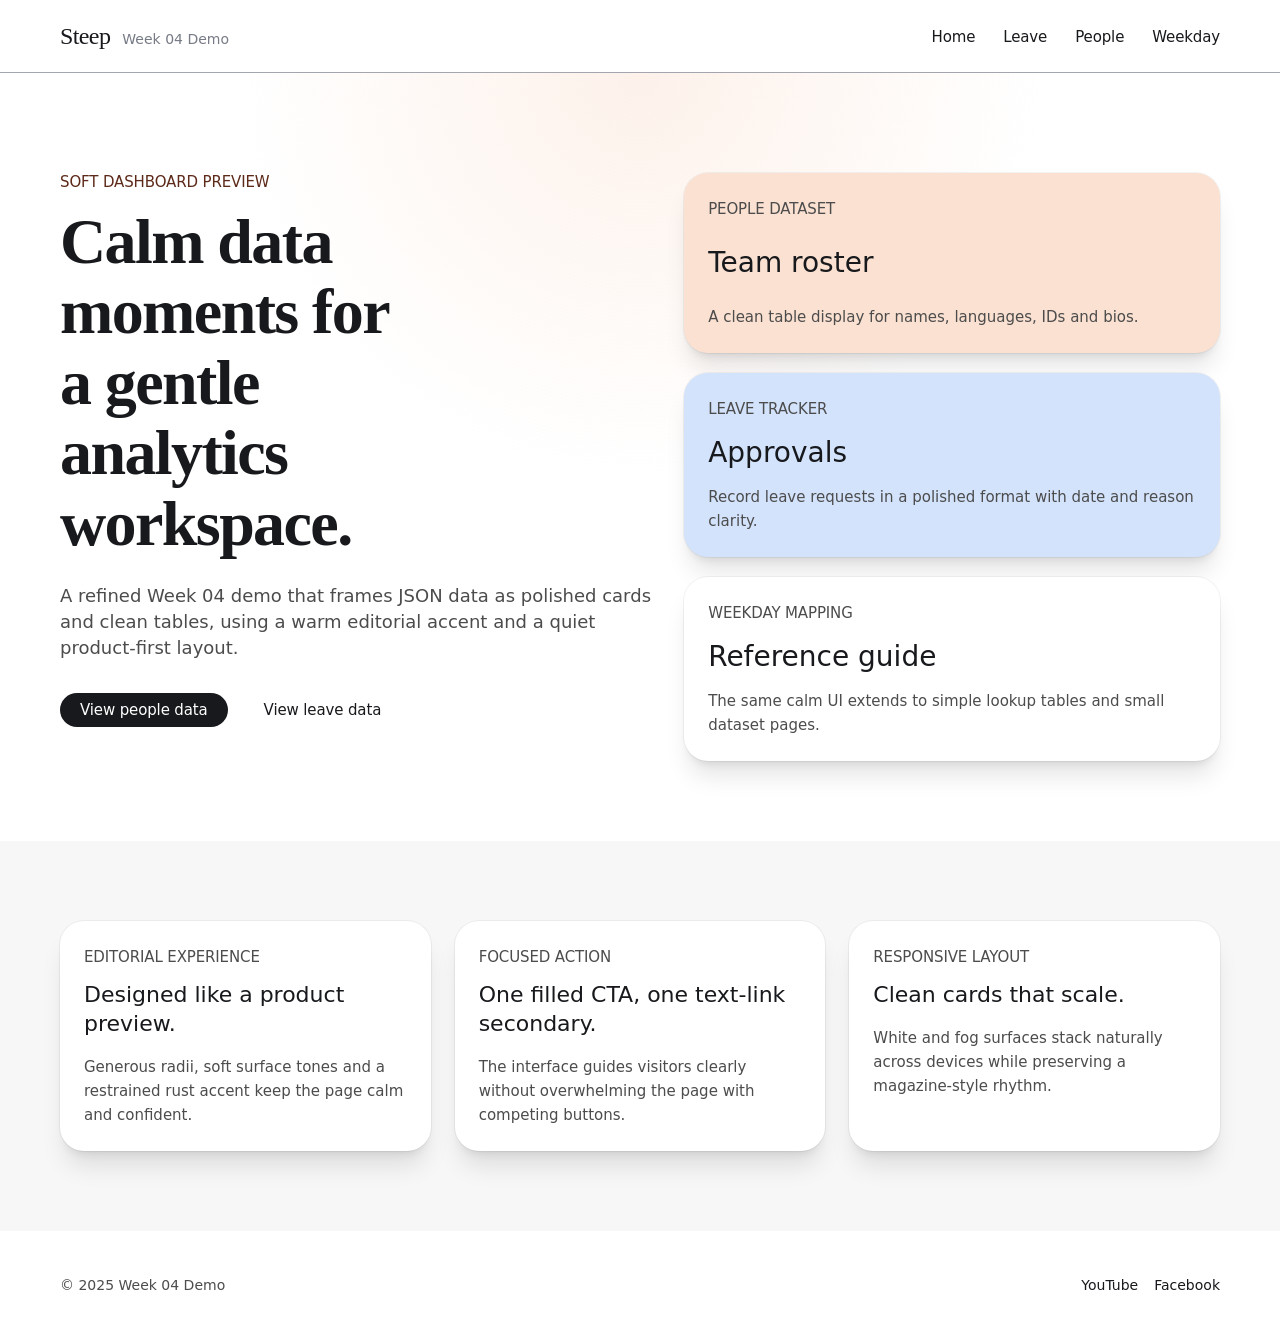
<file: index.html>
<!DOCTYPE html>
<html>
  <head>
    <meta charset="utf-8" />
    <meta name="viewport" content="width=device-width,initial-scale=1" />
    <title>Week 04 Demo</title>
    <meta name="description" content="A calm editorial dashboard landing page for the Week 04 demo." />
    <link rel="stylesheet" href="styles.css" />
  </head>

  <body>
    <header class="site-header">
      <div class="container header-row">
        <div class="brand">
          <span class="brand-logo">Steep</span>
          <span class="brand-label">Week 04 Demo</span>
        </div>
        <nav class="main-nav">
          <ul>
            <li><a href="index.html">Home</a></li>
            <li><a href="formatLeaveData.html">Leave</a></li>
            <li><a href="formatPeopleData.html">People</a></li>
            <li><a href="formatWeekdayData.html">Weekday</a></li>
          </ul>
        </nav>
      </div>
    </header>

    <main>
      <section class="hero">
        <div class="container hero-grid">
          <div class="hero-copy">
            <p class="eyebrow">Soft dashboard preview</p>
            <h1>Calm data moments for a gentle analytics workspace.</h1>
            <p class="hero-text">
              A refined Week 04 demo that frames JSON data as polished cards and clean tables, using a warm editorial accent and a quiet product-first layout.
            </p>
            <div class="hero-actions">
              <a class="btn btn-primary" href="formatPeopleData.html">View people data</a>
              <a class="btn btn-link" href="formatLeaveData.html">View leave data</a>
            </div>
          </div>

          <div class="hero-cards">
            <article class="hero-card card-warm">
              <p class="card-label">People dataset</p>
              <h2>Team roster</h2>
              <p>A clean table display for names, languages, IDs and bios.</p>
            </article>
            <article class="hero-card card-cool">
              <p class="card-label">Leave tracker</p>
              <h2>Approvals</h2>
              <p>Record leave requests in a polished format with date and reason clarity.</p>
            </article>
            <article class="hero-card card-surface">
              <p class="card-label">Weekday mapping</p>
              <h2>Reference guide</h2>
              <p>The same calm UI extends to simple lookup tables and small dataset pages.</p>
            </article>
          </div>
        </div>
      </section>

      <section class="feature-section">
        <div class="container feature-grid">
          <article class="feature-card">
            <p class="feature-tag">Editorial experience</p>
            <h3>Designed like a product preview.</h3>
            <p>Generous radii, soft surface tones and a restrained rust accent keep the page calm and confident.</p>
          </article>
          <article class="feature-card">
            <p class="feature-tag">Focused action</p>
            <h3>One filled CTA, one text-link secondary.</h3>
            <p>The interface guides visitors clearly without overwhelming the page with competing buttons.</p>
          </article>
          <article class="feature-card">
            <p class="feature-tag">Responsive layout</p>
            <h3>Clean cards that scale.</h3>
            <p>White and fog surfaces stack naturally across devices while preserving a magazine-style rhythm.</p>
          </article>
        </div>
      </section>
    </main>

    <footer class="site-footer">
      <div class="container footer-row">
        <p>© 2025 Week 04 Demo</p>
        <ul class="social">
          <li><a href="https://www.youtube.com" target="_blank">YouTube</a></li>
          <li><a href="https://www.facebook.com" target="_blank">Facebook</a></li>
        </ul>
      </div>
    </footer>
  </body>
</html>
</file>
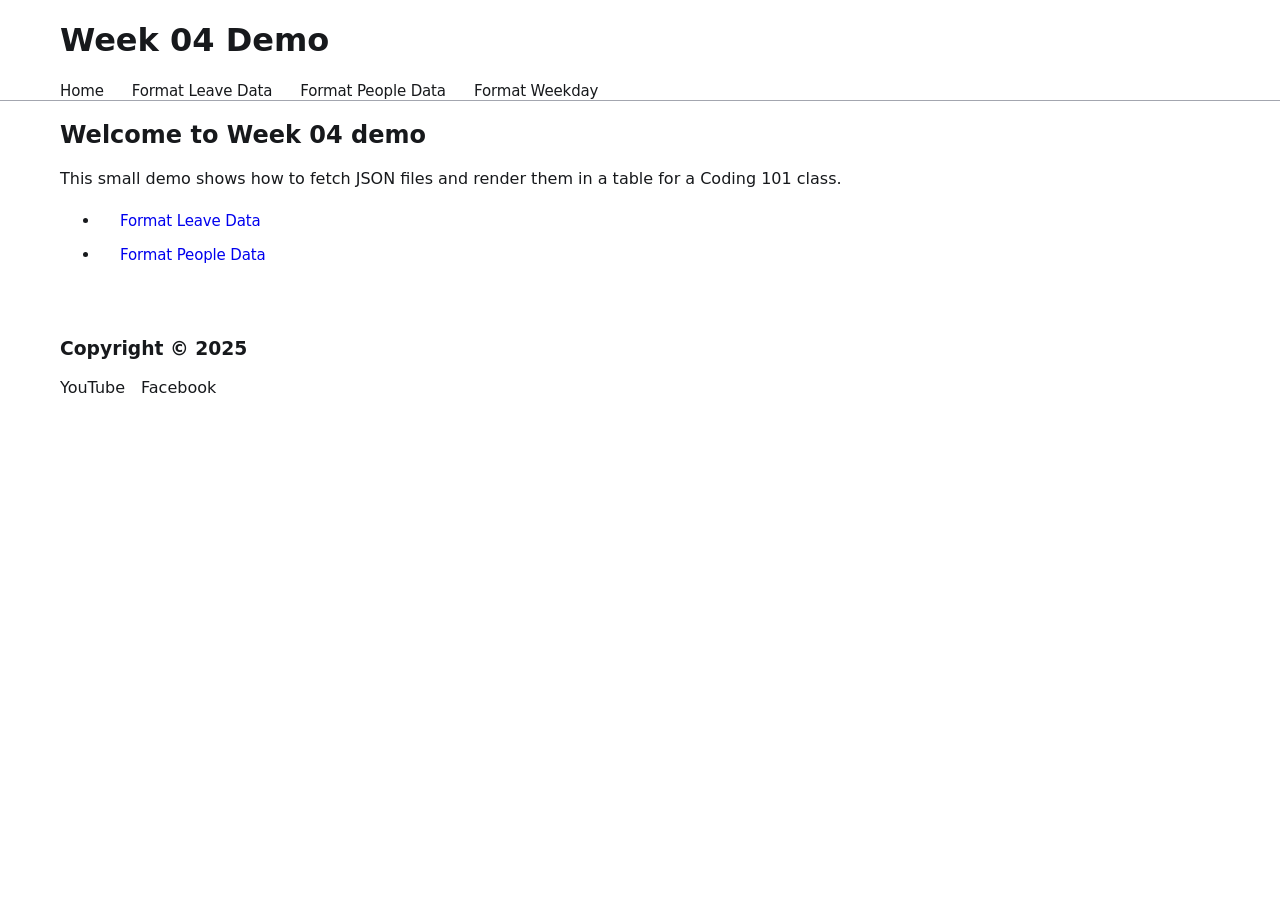
<file: index-ex.html>
<!DOCTYPE html>
<html>
    <head>
        <meta charset="utf-8" />
        <meta name="viewport" content="width=device-width,initial-scale=1" />
        <title>Week 04 Demo</title>
        <meta name="description" content="This is the description to be read by search engine" />
        <link rel="stylesheet" href="styles.css" />
    </head>

    <body>
        <header class="site-header">
            <div class="container">
                <h1>Week 04 Demo</h1>
                <nav class="main-nav">
                    <ul>
                        <li><a href="index.html">Home</a></li>
                        <li><a href="formatLeaveData.html">Format Leave Data</a></li>
                        <li><a href="formatPeopleData.html">Format People Data</a></li>
                        <li><a href="formatWeekdayData.html">Format Weekday</a></li>
                    </ul>
                </nav>
            </div>
        </header>

        <main class="container">
            <section>
                <h2>Welcome to Week 04 demo</h2>
                <p>
                    This small demo shows how to fetch JSON files and render them in a
                    table for a Coding 101 class.
                </p>
                <ul class="quick-links">
                    <li><a class="btn" href="formatLeaveData.html">Format Leave Data</a></li>
                    <li><a class="btn" href="formatPeopleData.html">Format People Data</a></li>
                </ul>
            </section>
        </main>

        <footer class="site-footer">
            <div class="container">
                <div>
                    <h3>Copyright © 2025</h3>
                    <ul class="social">
                        <li><a href="https://www.youtube.com" target="_blank">YouTube</a></li>
                        <li><a href="https://www.facebook.com" target="_blank">Facebook</a></li>
                    </ul>
                </div>
            </div>
        </footer>
    </body>
</html>
</file>
<file: styles.css>
:root {
    --color-ink: #17191c;
    --color-pure-white: #ffffff;
    --color-fog: #f7f7f8;
    --color-ash: #4c4c4c;
    --color-graphite: #777b86;
    --color-dove: #a3a6af;
    --color-rust: #5d2a1a;
    --color-apricot-wash: #fbe1d1;
    --color-sky-wash: #d3e3fc;
    --radius-card: 24px;
    --radius-button: 9999px;
    --shadow-subtle: rgba(4, 23, 43, 0.05) 0px 0px 0px 1px, rgba(0, 0, 0, 0.1) 0px 20px 25px -5px, rgba(0, 0, 0, 0.1) 0px 8px 10px -6px;
    --page-width: 1200px;
}

* {
    box-sizing: border-box;
}

html {
    scroll-behavior: smooth;
}

body {
    margin: 0;
    font-family: Inter, system-ui, -apple-system, BlinkMacSystemFont, "Segoe UI", sans-serif;
    color: var(--color-ink);
    background: var(--color-pure-white);
}

.container {
    width: min(100%, var(--page-width));
    margin: 0 auto;
    padding: 0 20px;
}

.site-header {
    position: sticky;
    top: 0;
    z-index: 10;
    background: var(--color-pure-white);
    border-bottom: 1px solid var(--color-dove);
}

.header-row {
    display: flex;
    align-items: center;
    justify-content: space-between;
    gap: 24px;
    min-height: 72px;
}

.brand {
    display: flex;
    align-items: baseline;
    gap: 12px;
}

.brand-logo {
    font-family: Georgia, "Times New Roman", serif;
    font-size: 24px;
    letter-spacing: -0.025em;
    color: var(--color-ink);
}

.brand-label {
    font-size: 14px;
    color: var(--color-graphite);
}

.main-nav ul {
    display: flex;
    align-items: center;
    gap: 28px;
    list-style: none;
    margin: 0;
    padding: 0;
}

.main-nav a {
    color: var(--color-ink);
    text-decoration: none;
    font-size: 15px;
    font-weight: 450;
    letter-spacing: -0.009em;
}

.main-nav a:hover {
    color: var(--color-rust);
}

.hero {
    padding: 100px 0 80px;
    background: radial-gradient(circle at top center, rgba(251, 225, 209, 0.45) 0%, transparent 40%), var(--color-pure-white);
}

.hero-grid {
    display: grid;
    grid-template-columns: 1.05fr 0.95fr;
    gap: 32px;
    align-items: start;
}

.hero-copy {
    max-width: 640px;
}

.eyebrow {
    margin: 0 0 16px;
    font-size: 15px;
    font-weight: 450;
    letter-spacing: -0.009em;
    color: var(--color-rust);
    text-transform: uppercase;
}

.hero-copy h1 {
    margin: 0 0 24px;
    font-family: Georgia, "Times New Roman", serif;
    font-size: clamp(44px, 5vw, 64px);
    line-height: 1.1;
    letter-spacing: -0.025em;
    color: var(--color-ink);
    max-width: 11ch;
}

.hero-text {
    margin: 0 0 32px;
    font-size: 18px;
    line-height: 1.45;
    color: var(--color-ash);
    max-width: 38rem;
}

.hero-actions {
    display: flex;
    flex-wrap: wrap;
    gap: 16px;
}

.btn {
    display: inline-flex;
    align-items: center;
    justify-content: center;
    text-decoration: none;
    border-radius: var(--radius-button);
    font-size: 15px;
    font-weight: 450;
    letter-spacing: -0.009em;
    padding: 8px 20px;
}

.btn-primary {
    background: var(--color-ink);
    color: var(--color-pure-white);
}

.btn-primary:hover {
    background: #121318;
}

.btn-link {
    background: transparent;
    color: var(--color-ink);
}

.hero-cards {
    display: grid;
    gap: 20px;
}

.hero-card {
    border-radius: var(--radius-card);
    padding: 24px;
    min-height: 180px;
    box-shadow: var(--shadow-subtle);
    display: flex;
    flex-direction: column;
    justify-content: space-between;
    gap: 16px;
}

.card-warm {
    background: var(--color-apricot-wash);
}

.card-cool {
    background: var(--color-sky-wash);
}

.card-surface {
    background: var(--color-pure-white);
}

.card-label,
.feature-tag {
    margin: 0;
    font-size: 14px;
    font-weight: 500;
    color: var(--color-graphite);
    letter-spacing: -0.009em;
    text-transform: uppercase;
}

.hero-card h2,
.feature-card h3 {
    margin: 0;
    font-size: 28px;
    line-height: 1.15;
    color: var(--color-ink);
    font-weight: 480;
}

.hero-card p,
.feature-card p {
    margin: 0;
    font-size: 15px;
    line-height: 1.6;
    color: var(--color-ash);
}

.feature-section {
    background: var(--color-fog);
    padding: 80px 0;
}

.feature-grid {
    display: grid;
    grid-template-columns: repeat(3, minmax(0, 1fr));
    gap: 24px;
}

.feature-card {
    background: var(--color-pure-white);
    border-radius: var(--radius-card);
    padding: 24px;
    box-shadow: var(--shadow-subtle);
}

.feature-card h3 {
    margin: 12px 0 16px;
    font-size: 22px;
    font-weight: 450;
    line-height: 1.3;
}

.site-footer {
    padding: 32px 0;
    background: var(--color-pure-white);
}

.footer-row {
    display: flex;
    justify-content: space-between;
    align-items: center;
    gap: 16px;
    color: var(--color-ash);
    font-size: 14px;
}

.social {
    display: flex;
    gap: 16px;
    list-style: none;
    margin: 0;
    padding: 0;
}

.social a {
    color: var(--color-ink);
    text-decoration: none;
    font-weight: 450;
}

@media (max-width: 980px) {
    .hero-grid {
        grid-template-columns: 1fr;
    }

    .feature-grid {
        grid-template-columns: 1fr;
    }
}

@media (max-width: 700px) {
    .header-row {
        flex-direction: column;
        align-items: flex-start;
        min-height: auto;
        padding: 16px 0;
    }

    .main-nav ul {
        flex-wrap: wrap;
        gap: 16px;
    }

    .hero {
        padding: 64px 0 56px;
    }

    .hero-copy h1 {
        font-size: 44px;
    }

    .hero-card {
        min-height: auto;
    }
}
</file>
